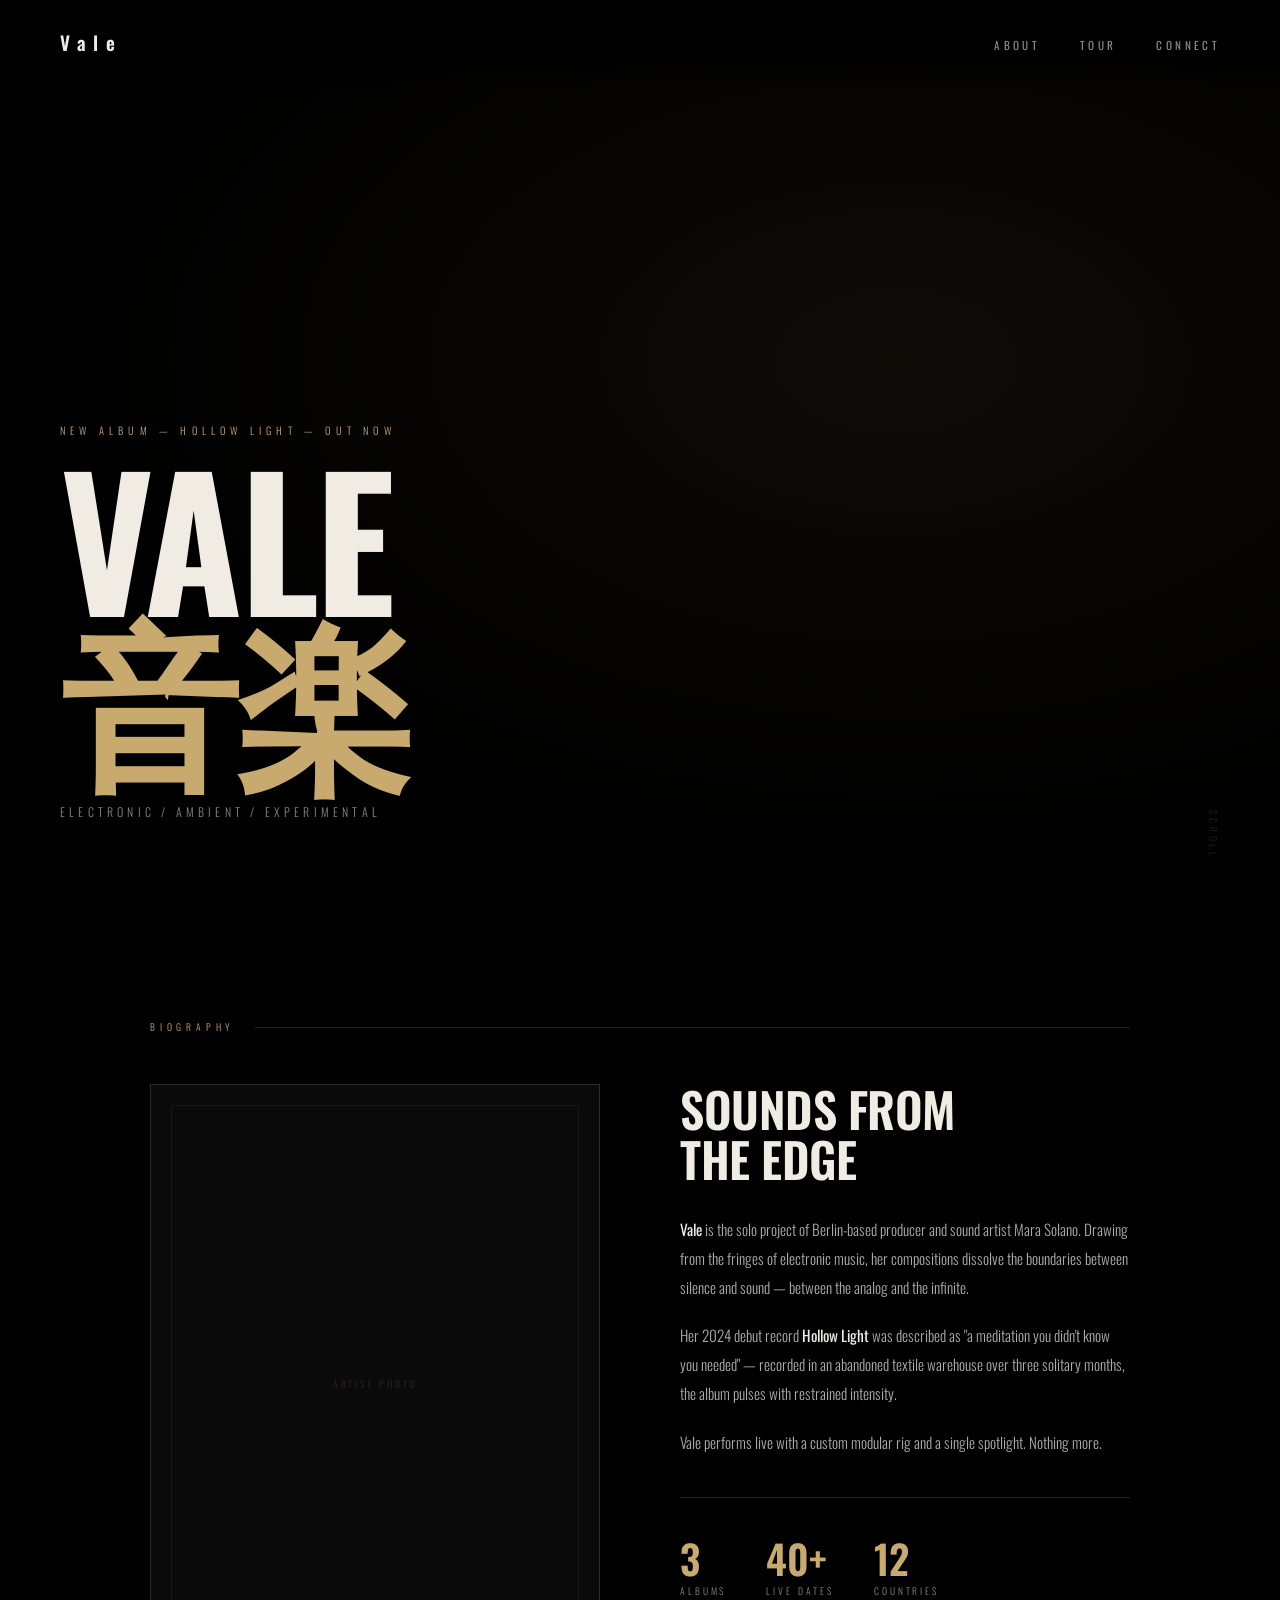
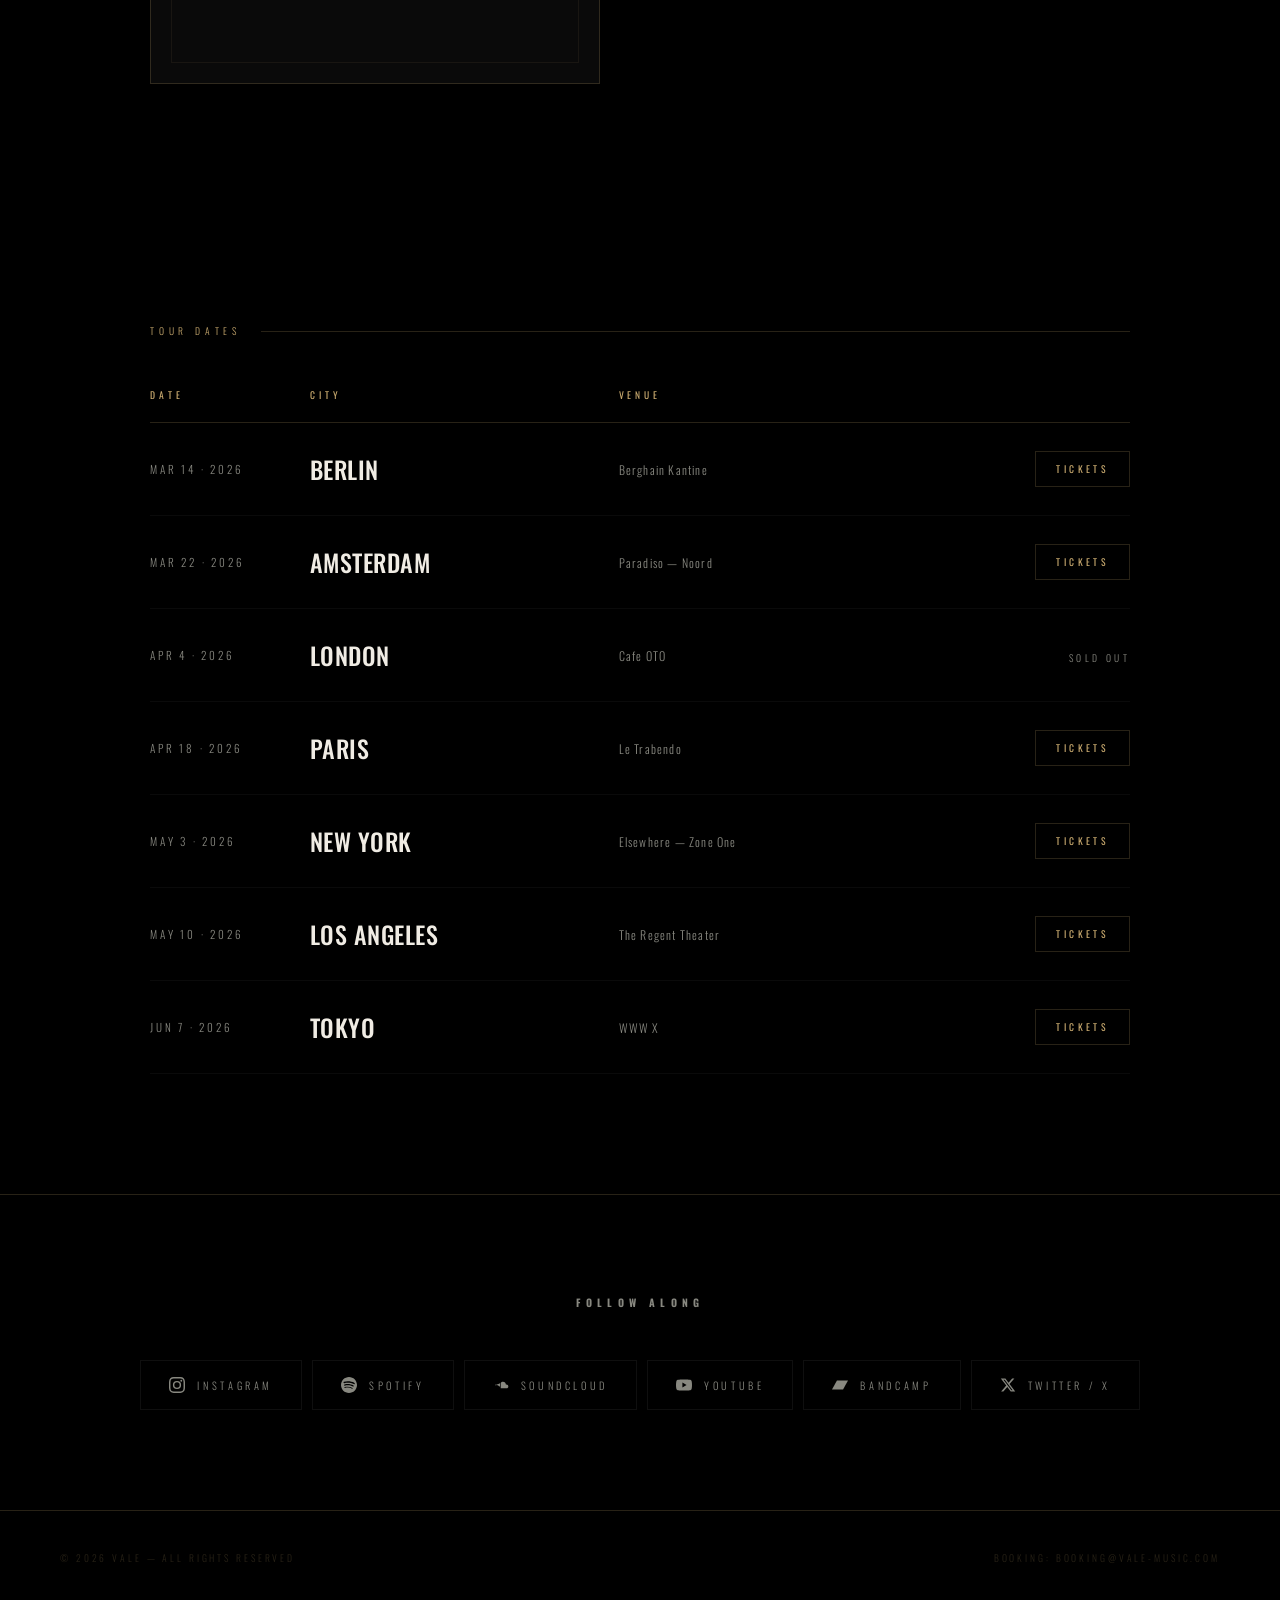
<file: artist.html>
<!DOCTYPE html>
<html lang="en">
<head>
  <meta charset="UTF-8" />
  <meta name="viewport" content="width=device-width, initial-scale=1.0"/>
  <title>VALE — Artist</title>
  <link href="https://fonts.googleapis.com/css2?family=Oswald:wght@200;300;400;500;600;700&display=swap" rel="stylesheet"/>
  <style>
    *, *::before, *::after { box-sizing: border-box; margin: 0; padding: 0; }

    :root {
      --white: #f0ece4;
      --dim: #888880;
      --accent: #c8a96e;
      --border: rgba(200,169,110,0.2);
    }

    html { scroll-behavior: smooth; }

    body {
      background: #000;
      color: var(--white);
      font-family: 'Oswald', sans-serif;
      font-weight: 300;
      min-height: 100vh;
      cursor: crosshair;
    }

    /* NAV */
    nav {
      position: fixed;
      top: 0; left: 0; right: 0;
      z-index: 100;
      display: flex;
      justify-content: space-between;
      align-items: center;
      padding: 28px 60px;
      background: linear-gradient(to bottom, #000 60%, transparent);
    }

    .nav-logo {
      font-size: 1.2rem;
      font-weight: 600;
      letter-spacing: 0.4em;
      color: var(--white);
      text-decoration: none;
    }

    .nav-links {
      display: flex;
      gap: 40px;
      list-style: none;
    }

    .nav-links a {
      font-size: 0.7rem;
      font-weight: 400;
      letter-spacing: 0.3em;
      color: var(--dim);
      text-decoration: none;
      text-transform: uppercase;
      transition: color 0.3s;
    }

    .nav-links a:hover { color: var(--white); }

    /* HERO */
    .hero {
      height: 100vh;
      display: flex;
      flex-direction: column;
      justify-content: flex-end;
      padding: 0 60px 80px;
      position: relative;
      overflow: hidden;
    }

    .hero::before {
      content: '';
      position: absolute;
      inset: 0;
      background: radial-gradient(ellipse at 70% 40%, rgba(200,169,110,0.07) 0%, transparent 65%);
      pointer-events: none;
    }

    .hero-eyebrow {
      font-size: 0.65rem;
      letter-spacing: 0.5em;
      color: var(--accent);
      text-transform: uppercase;
      margin-bottom: 20px;
      animation: fadeUp 1s ease both 0.2s;
    }

    .hero-title {
      font-size: clamp(5rem, 14vw, 14rem);
      font-weight: 700;
      line-height: 0.88;
      letter-spacing: -0.02em;
      text-transform: uppercase;
      animation: fadeUp 1s ease both 0.4s;
    }

    .hero-title span {
      display: block;
      color: var(--accent);
    }

    .hero-sub {
      margin-top: 30px;
      font-size: 0.75rem;
      letter-spacing: 0.35em;
      color: var(--dim);
      text-transform: uppercase;
      animation: fadeUp 1s ease both 0.6s;
    }

    .scroll-hint {
      position: absolute;
      bottom: 40px;
      right: 60px;
      font-size: 0.6rem;
      letter-spacing: 0.4em;
      color: var(--border);
      text-transform: uppercase;
      writing-mode: vertical-rl;
      animation: fadeUp 1s ease both 1s;
    }

    /* SECTIONS */
    section {
      padding: 120px 60px;
      max-width: 1100px;
      margin: 0 auto;
    }

    .section-label {
      font-size: 0.6rem;
      letter-spacing: 0.5em;
      color: var(--accent);
      text-transform: uppercase;
      margin-bottom: 50px;
      display: flex;
      align-items: center;
      gap: 20px;
    }

    .section-label::after {
      content: '';
      flex: 1;
      height: 1px;
      background: var(--border);
    }

    /* BIO */
    .bio-grid {
      display: grid;
      grid-template-columns: 1fr 1fr;
      gap: 80px;
      align-items: start;
    }

    .bio-image-placeholder {
      aspect-ratio: 3/4;
      background: #0a0a0a;
      border: 1px solid var(--border);
      display: flex;
      align-items: center;
      justify-content: center;
      color: var(--border);
      font-size: 0.6rem;
      letter-spacing: 0.3em;
      text-transform: uppercase;
      position: relative;
      overflow: hidden;
    }

    .bio-image-placeholder::before {
      content: '';
      position: absolute;
      top: 20px; left: 20px; right: 20px; bottom: 20px;
      border: 1px solid rgba(200,169,110,0.08);
    }

    .bio-text h2 {
      font-size: 3rem;
      font-weight: 600;
      letter-spacing: -0.01em;
      text-transform: uppercase;
      margin-bottom: 30px;
      line-height: 1.05;
    }

    .bio-text p {
      font-size: 0.95rem;
      font-weight: 300;
      line-height: 1.9;
      color: #aaa;
      margin-bottom: 20px;
    }

    .bio-text p strong {
      color: var(--white);
      font-weight: 400;
    }

    .bio-stats {
      display: flex;
      gap: 40px;
      margin-top: 40px;
      padding-top: 40px;
      border-top: 1px solid var(--border);
    }

    .stat-num {
      font-size: 2.5rem;
      font-weight: 600;
      color: var(--accent);
      line-height: 1;
    }

    .stat-label {
      font-size: 0.6rem;
      letter-spacing: 0.3em;
      color: var(--dim);
      text-transform: uppercase;
      margin-top: 6px;
    }

    /* TOUR */
    .tour-table {
      width: 100%;
      border-collapse: collapse;
    }

    .tour-table thead tr {
      border-bottom: 1px solid var(--border);
    }

    .tour-table th {
      font-size: 0.6rem;
      letter-spacing: 0.4em;
      color: var(--accent);
      text-transform: uppercase;
      text-align: left;
      padding: 0 0 20px;
      font-weight: 400;
    }

    .tour-table th:last-child { text-align: right; }

    .tour-table td {
      padding: 28px 0;
      border-bottom: 1px solid rgba(255,255,255,0.04);
      vertical-align: middle;
    }

    .tour-table tbody tr {
      transition: background 0.2s;
      cursor: pointer;
    }

    .tour-table tbody tr:hover td {
      color: var(--white);
    }

    .tour-table tbody tr:hover .td-date { color: var(--accent); }

    .td-date {
      font-size: 0.7rem;
      letter-spacing: 0.25em;
      color: var(--dim);
      text-transform: uppercase;
      transition: color 0.3s;
      width: 160px;
    }

    .td-city {
      font-size: 1.5rem;
      font-weight: 500;
      letter-spacing: 0.02em;
      text-transform: uppercase;
      transition: color 0.3s;
    }

    .td-venue {
      font-size: 0.75rem;
      color: var(--dim);
      font-weight: 300;
      letter-spacing: 0.1em;
      transition: color 0.3s;
    }

    .td-tickets {
      text-align: right;
    }

    .ticket-btn {
      font-family: 'Oswald', sans-serif;
      font-size: 0.6rem;
      font-weight: 400;
      letter-spacing: 0.35em;
      text-transform: uppercase;
      color: var(--accent);
      border: 1px solid var(--border);
      background: transparent;
      padding: 10px 20px;
      cursor: pointer;
      transition: all 0.3s;
    }

    .ticket-btn:hover {
      background: var(--accent);
      color: #000;
      border-color: var(--accent);
    }

    .sold-out {
      font-size: 0.6rem;
      letter-spacing: 0.35em;
      color: var(--dim);
      text-transform: uppercase;
    }

    /* SOCIAL */
    .social-section {
      text-align: center;
      padding: 100px 60px;
      border-top: 1px solid var(--border);
    }

    .social-section h2 {
      font-size: 0.65rem;
      letter-spacing: 0.5em;
      color: var(--dim);
      text-transform: uppercase;
      margin-bottom: 50px;
    }

    .social-icons {
      display: flex;
      justify-content: center;
      gap: 10px;
      flex-wrap: wrap;
    }

    .social-link {
      display: flex;
      align-items: center;
      gap: 12px;
      text-decoration: none;
      color: var(--dim);
      font-size: 0.65rem;
      letter-spacing: 0.35em;
      text-transform: uppercase;
      border: 1px solid rgba(255,255,255,0.06);
      padding: 16px 28px;
      transition: all 0.3s;
    }

    .social-link:hover {
      color: var(--white);
      border-color: var(--accent);
    }

    .social-link svg {
      width: 16px;
      height: 16px;
      fill: currentColor;
      flex-shrink: 0;
    }

    /* FOOTER */
    footer {
      padding: 40px 60px;
      display: flex;
      justify-content: space-between;
      align-items: center;
      border-top: 1px solid var(--border);
    }

    footer p {
      font-size: 0.6rem;
      letter-spacing: 0.3em;
      color: var(--border);
      text-transform: uppercase;
    }

    /* ANIMATIONS */
    @keyframes fadeUp {
      from { opacity: 0; transform: translateY(30px); }
      to   { opacity: 1; transform: translateY(0); }
    }

    .reveal {
      opacity: 0;
      transform: translateY(20px);
      transition: opacity 0.8s ease, transform 0.8s ease;
    }

    .reveal.visible {
      opacity: 1;
      transform: none;
    }

    @media (max-width: 768px) {
      nav { padding: 24px 24px; }
      .hero { padding: 0 24px 60px; }
      .hero-title { font-size: clamp(4rem, 20vw, 8rem); }
      section { padding: 80px 24px; }
      .bio-grid { grid-template-columns: 1fr; gap: 40px; }
      .bio-image-placeholder { display: none; }
      footer { padding: 30px 24px; flex-direction: column; gap: 10px; }
    }
  </style>
</head>
<body>

  <!-- NAV -->
  <nav>
    <a href="#" class="nav-logo">Vale</a>
    <ul class="nav-links">
      <li><a href="#bio">About</a></li>
      <li><a href="#tour">Tour</a></li>
      <li><a href="#connect">Connect</a></li>
    </ul>
  </nav>

  <!-- HERO -->
  <div class="hero">
    <div class="hero-eyebrow">New Album — Hollow Light — Out Now</div>
    <h1 class="hero-title">
      Vale<span>音楽</span>
    </h1>
    <p class="hero-sub">Electronic / Ambient / Experimental</p>
    <span class="scroll-hint">Scroll</span>
  </div>

  <!-- BIO -->
  <section id="bio">
    <div class="section-label">Biography</div>
    <div class="bio-grid reveal">
      <div class="bio-image-placeholder">Artist Photo</div>
      <div class="bio-text">
        <h2>Sounds From<br>The Edge</h2>
        <p>
          <strong>Vale</strong> is the solo project of Berlin-based producer and sound artist Mara Solano. Drawing from the fringes of electronic music, her compositions dissolve the boundaries between silence and sound — between the analog and the infinite.
        </p>
        <p>
          Her 2024 debut record <strong>Hollow Light</strong> was described as "a meditation you didn't know you needed" — recorded in an abandoned textile warehouse over three solitary months, the album pulses with restrained intensity.
        </p>
        <p>
          Vale performs live with a custom modular rig and a single spotlight. Nothing more.
        </p>
        <div class="bio-stats">
          <div>
            <div class="stat-num">3</div>
            <div class="stat-label">Albums</div>
          </div>
          <div>
            <div class="stat-num">40+</div>
            <div class="stat-label">Live Dates</div>
          </div>
          <div>
            <div class="stat-num">12</div>
            <div class="stat-label">Countries</div>
          </div>
        </div>
      </div>
    </div>
  </section>

  <!-- TOUR -->
  <section id="tour">
    <div class="section-label">Tour Dates</div>
    <table class="tour-table reveal">
      <thead>
        <tr>
          <th>Date</th>
          <th>City</th>
          <th>Venue</th>
          <th></th>
        </tr>
      </thead>
      <tbody>
        <tr>
          <td class="td-date">Mar 14 · 2026</td>
          <td class="td-city">Berlin</td>
          <td class="td-venue">Berghain Kantine</td>
          <td class="td-tickets"><button class="ticket-btn">Tickets</button></td>
        </tr>
        <tr>
          <td class="td-date">Mar 22 · 2026</td>
          <td class="td-city">Amsterdam</td>
          <td class="td-venue">Paradiso — Noord</td>
          <td class="td-tickets"><button class="ticket-btn">Tickets</button></td>
        </tr>
        <tr>
          <td class="td-date">Apr 4 · 2026</td>
          <td class="td-city">London</td>
          <td class="td-venue">Cafe OTO</td>
          <td class="td-tickets"><span class="sold-out">Sold Out</span></td>
        </tr>
        <tr>
          <td class="td-date">Apr 18 · 2026</td>
          <td class="td-city">Paris</td>
          <td class="td-venue">Le Trabendo</td>
          <td class="td-tickets"><button class="ticket-btn">Tickets</button></td>
        </tr>
        <tr>
          <td class="td-date">May 3 · 2026</td>
          <td class="td-city">New York</td>
          <td class="td-venue">Elsewhere — Zone One</td>
          <td class="td-tickets"><button class="ticket-btn">Tickets</button></td>
        </tr>
        <tr>
          <td class="td-date">May 10 · 2026</td>
          <td class="td-city">Los Angeles</td>
          <td class="td-venue">The Regent Theater</td>
          <td class="td-tickets"><button class="ticket-btn">Tickets</button></td>
        </tr>
        <tr>
          <td class="td-date">Jun 7 · 2026</td>
          <td class="td-city">Tokyo</td>
          <td class="td-venue">WWW X</td>
          <td class="td-tickets"><button class="ticket-btn">Tickets</button></td>
        </tr>
      </tbody>
    </table>
  </section>

  <!-- SOCIAL -->
  <div id="connect" class="social-section reveal">
    <h2>Follow Along</h2>
    <div class="social-icons">
      <a href="#" class="social-link">
        <!-- Instagram -->
        <svg viewBox="0 0 24 24"><path d="M12 2.163c3.204 0 3.584.012 4.85.07 3.252.148 4.771 1.691 4.919 4.919.058 1.265.069 1.645.069 4.849 0 3.205-.012 3.584-.069 4.849-.149 3.225-1.664 4.771-4.919 4.919-1.266.058-1.644.07-4.85.07-3.204 0-3.584-.012-4.849-.07-3.26-.149-4.771-1.699-4.919-4.92-.058-1.265-.07-1.644-.07-4.849 0-3.204.013-3.583.07-4.849.149-3.227 1.664-4.771 4.919-4.919 1.266-.057 1.645-.069 4.849-.069zM12 0C8.741 0 8.333.014 7.053.072 2.695.272.273 2.69.073 7.052.014 8.333 0 8.741 0 12c0 3.259.014 3.668.072 4.948.2 4.358 2.618 6.78 6.98 6.98C8.333 23.986 8.741 24 12 24c3.259 0 3.668-.014 4.948-.072 4.354-.2 6.782-2.618 6.979-6.98.059-1.28.073-1.689.073-4.948 0-3.259-.014-3.667-.072-4.947-.196-4.354-2.617-6.78-6.979-6.98C15.668.014 15.259 0 12 0zm0 5.838a6.162 6.162 0 100 12.324 6.162 6.162 0 000-12.324zM12 16a4 4 0 110-8 4 4 0 010 8zm6.406-11.845a1.44 1.44 0 100 2.881 1.44 1.44 0 000-2.881z"/></svg>
        Instagram
      </a>
      <a href="#" class="social-link">
        <!-- Spotify -->
        <svg viewBox="0 0 24 24"><path d="M12 0C5.4 0 0 5.4 0 12s5.4 12 12 12 12-5.4 12-12S18.66 0 12 0zm5.521 17.34c-.24.359-.66.48-1.021.24-2.82-1.74-6.36-2.101-10.561-1.141-.418.122-.779-.179-.899-.539-.12-.421.18-.78.54-.9 4.56-1.021 8.52-.6 11.64 1.32.42.18.479.659.301 1.02zm1.44-3.3c-.301.42-.841.6-1.262.3-3.239-1.98-8.159-2.58-11.939-1.38-.479.12-1.02-.12-1.14-.6-.12-.48.12-1.021.6-1.141C9.6 9.9 15 10.561 18.72 12.84c.361.181.54.78.241 1.2zm.12-3.36C15.24 8.4 8.82 8.16 5.16 9.301c-.6.179-1.2-.181-1.38-.721-.18-.601.18-1.2.72-1.381 4.26-1.26 11.28-1.02 15.721 1.621.539.3.719 1.02.419 1.56-.299.421-1.02.599-1.559.3z"/></svg>
        Spotify
      </a>
      <a href="#" class="social-link">
        <!-- SoundCloud -->
        <svg viewBox="0 0 24 24"><path d="M11.56 8.87V17h8.76c1.53-.02 2.68-1.32 2.68-2.86 0-1.58-1.29-2.86-2.88-2.86-.26 0-.51.03-.74.1-.1-2.37-2.01-4.28-4.38-4.28-1.45 0-2.74.65-3.44 1.77zm-1.06.88c-.15-.04-.3-.06-.46-.06-1.24 0-2.24 1-2.24 2.24s1 2.24 2.24 2.24h.46V9.75zm-3.4.9C7.1 10.76 7 11 7 11.24c0 .85.68 1.54 1.54 1.54l.16-.01V10.6l-.16-.02a1.5 1.5 0 00-.38.05h-.01zm-1.79.52c-.04.17-.06.34-.06.52 0 .68.54 1.24 1.22 1.24l.19-.02v-2.46l-.19-.02c-.53 0-.99.32-1.16.74zm-1.82.2c-.02.1-.03.21-.03.32 0 .52.41.94.93.94l.22-.02V11.3l-.22-.02c-.44 0-.81.28-.9.67z"/></svg>
        SoundCloud
      </a>
      <a href="#" class="social-link">
        <!-- YouTube -->
        <svg viewBox="0 0 24 24"><path d="M23.495 6.205a3.007 3.007 0 00-2.088-2.088c-1.87-.501-9.396-.501-9.396-.501s-7.507-.01-9.396.501A3.007 3.007 0 00.527 6.205a31.247 31.247 0 00-.522 5.805 31.247 31.247 0 00.522 5.783 3.007 3.007 0 002.088 2.088c1.868.502 9.396.502 9.396.502s7.506 0 9.396-.502a3.007 3.007 0 002.088-2.088 31.247 31.247 0 00.5-5.783 31.247 31.247 0 00-.5-5.805zM9.609 15.601V8.408l6.264 3.602z"/></svg>
        YouTube
      </a>
      <a href="#" class="social-link">
        <!-- Bandcamp -->
        <svg viewBox="0 0 24 24"><path d="M0 18.75l7.437-13.5H24l-7.438 13.5z"/></svg>
        Bandcamp
      </a>
      <a href="#" class="social-link">
        <!-- X/Twitter -->
        <svg viewBox="0 0 24 24"><path d="M18.244 2.25h3.308l-7.227 8.26 8.502 11.24H16.17l-5.214-6.817L4.99 21.75H1.68l7.73-8.835L1.254 2.25H8.08l4.713 6.231zm-1.161 17.52h1.833L7.084 4.126H5.117z"/></svg>
        Twitter / X
      </a>
    </div>
  </div>

  <!-- FOOTER -->
  <footer>
    <p>© 2026 Vale — All Rights Reserved</p>
    <p>Booking: booking@vale-music.com</p>
  </footer>

  <script>
    // Scroll reveal
    const reveals = document.querySelectorAll('.reveal');
    const observer = new IntersectionObserver((entries) => {
      entries.forEach(e => {
        if (e.isIntersecting) {
          e.target.classList.add('visible');
        }
      });
    }, { threshold: 0.1 });
    reveals.forEach(r => observer.observe(r));
  </script>
</body>
</html>
</file>
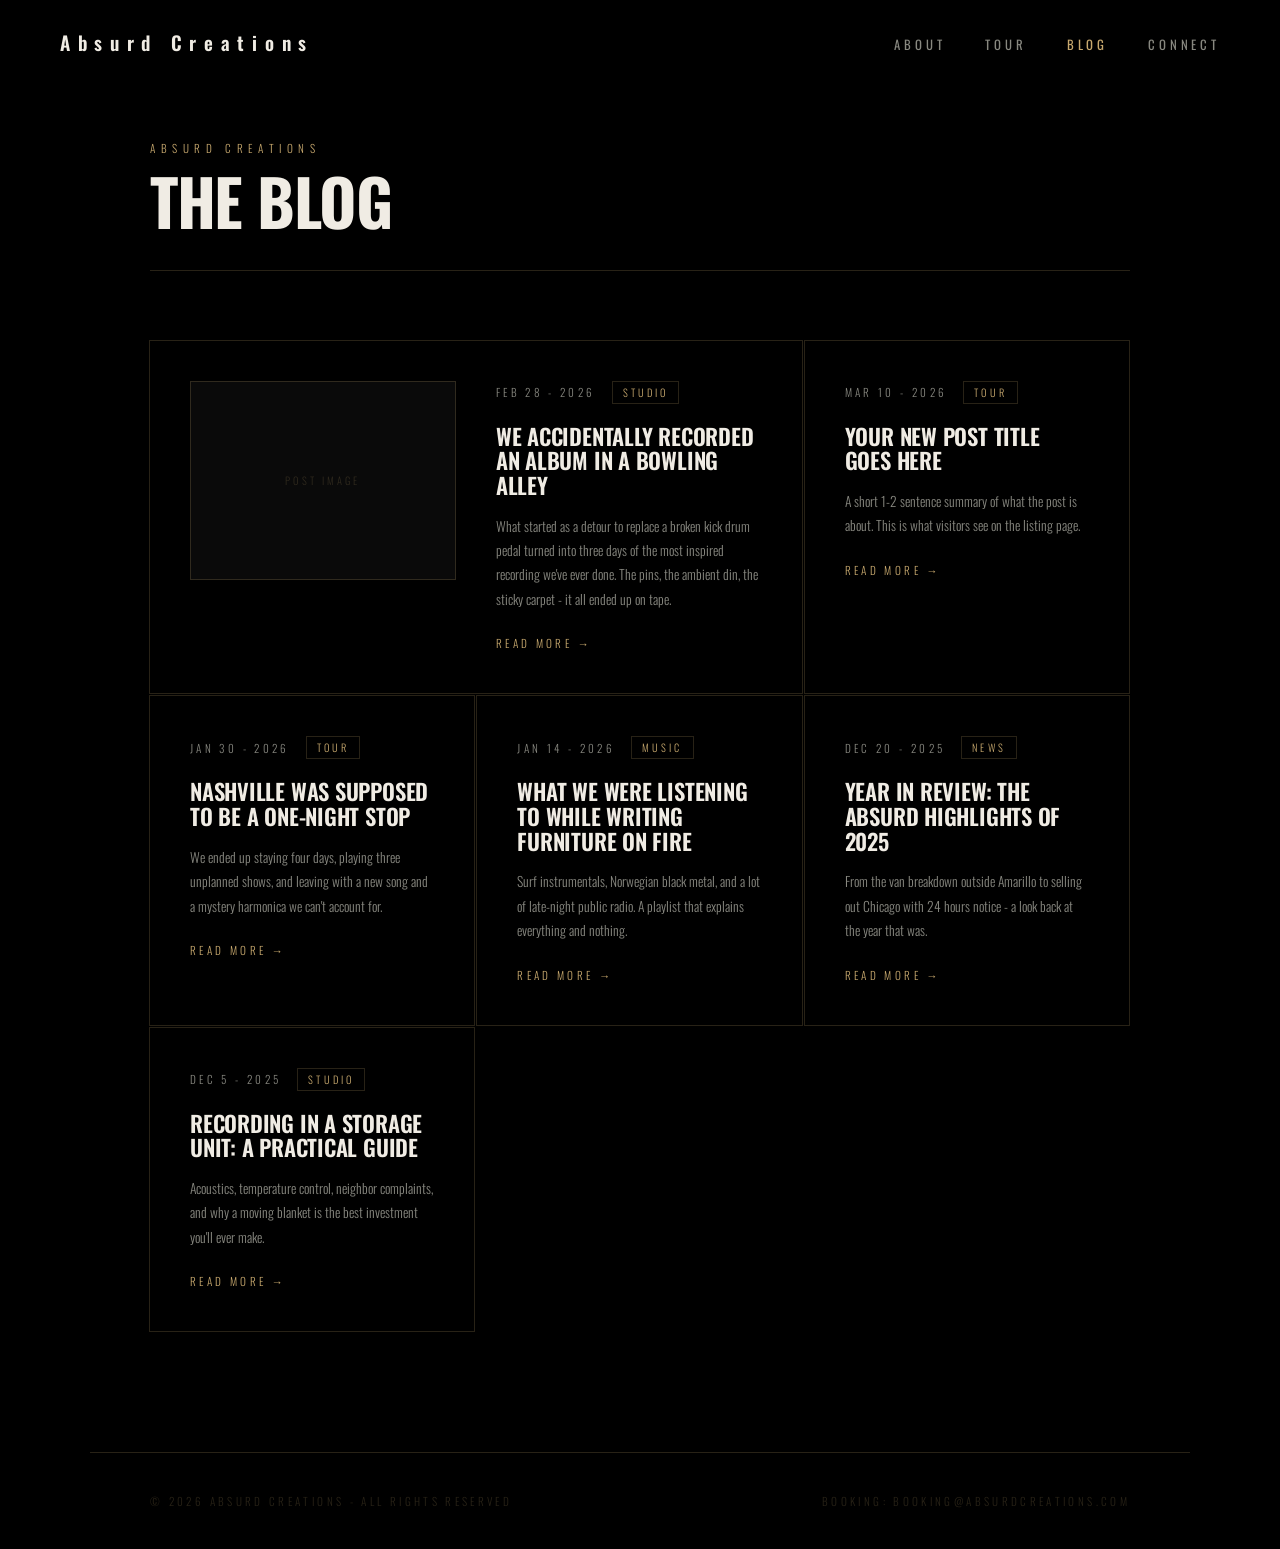
<file: blog.html>
<!DOCTYPE html>
<html lang="en">
<head>
  <meta charset="UTF-8" />
  <meta name="viewport" content="width=device-width, initial-scale=1.0"/>
  <title>Blog - Absurd Creations</title>
  <link href="https://fonts.googleapis.com/css2?family=Oswald:wght@200;300;400;500;600;700&display=swap" rel="stylesheet"/>
  <link rel="stylesheet" href="css/global.css"/>
  <link rel="stylesheet" href="css/blog.css"/>
</head>
<body>

  <!-- NAV -->
  <nav>
    <a href="index.html" class="nav-logo">Absurd Creations</a>
    <ul class="nav-links">
      <li><a href="index.html#bio">About</a></li>
      <li><a href="index.html#tour">Tour</a></li>
      <li><a href="blog.html" class="active">Blog</a></li>
      <li><a href="index.html#connect">Connect</a></li>
    </ul>
    <button class="hamburger" id="hamburger" aria-label="Menu">
      <span></span><span></span><span></span>
    </button>
  </nav>

  <!-- MOBILE MENU -->
  <div class="mobile-menu" id="mobileMenu">
    <a href="index.html#bio" onclick="closeMenu()">About</a>
    <a href="index.html#tour" onclick="closeMenu()">Tour</a>
    <a href="blog.html" onclick="closeMenu()">Blog</a>
    <a href="index.html#connect" onclick="closeMenu()">Connect</a>
  </div>

  <div class="page-wrap">

    <div class="page-header">
      <p class="page-eyebrow">Absurd Creations</p>
      <h1 class="page-title">The Blog</h1>
    </div>

    <div class="blog-grid">

      <!-- FEATURED POST -->
      <a href="post-template.html" class="blog-card featured">
        <div class="featured-image">Post Image</div>
        <div class="featured-content">
          <div class="card-meta">
            <span class="card-date">Feb 28 - 2026</span>
            <span class="card-tag">Studio</span>
          </div>
          <h2 class="card-title">We Accidentally Recorded an Album in a Bowling Alley</h2>
          <p class="card-excerpt">What started as a detour to replace a broken kick drum pedal turned into three days of the most inspired recording we've ever done. The pins, the ambient din, the sticky carpet - it all ended up on tape.</p>
          <span class="card-arrow">Read More &#8594;</span>
        </div>
      </a>

      <!-- POST 2 -->
      <a href="post-2.html" class="blog-card">
        <div class="card-meta">
          <span class="card-date">Mar 10 - 2026</span>
          <span class="card-tag">Tour</span>
        </div>
        <h2 class="card-title">Your New Post Title Goes Here</h2>
        <p class="card-excerpt">A short 1-2 sentence summary of what the post is about. This is what visitors see on the listing page.</p>
        <span class="card-arrow">Read More &#8594;</span>
      </a>

      <!-- POST 3 -->
      <a href="post-template.html" class="blog-card">
        <div class="card-meta">
          <span class="card-date">Jan 30 - 2026</span>
          <span class="card-tag">Tour</span>
        </div>
        <h2 class="card-title">Nashville Was Supposed to Be a One-Night Stop</h2>
        <p class="card-excerpt">We ended up staying four days, playing three unplanned shows, and leaving with a new song and a mystery harmonica we can't account for.</p>
        <span class="card-arrow">Read More &#8594;</span>
      </a>

      <!-- POST 4 -->
      <a href="post-template.html" class="blog-card">
        <div class="card-meta">
          <span class="card-date">Jan 14 - 2026</span>
          <span class="card-tag">Music</span>
        </div>
        <h2 class="card-title">What We Were Listening to While Writing Furniture On Fire</h2>
        <p class="card-excerpt">Surf instrumentals, Norwegian black metal, and a lot of late-night public radio. A playlist that explains everything and nothing.</p>
        <span class="card-arrow">Read More &#8594;</span>
      </a>

      <!-- POST 5 -->
      <a href="post-template.html" class="blog-card">
        <div class="card-meta">
          <span class="card-date">Dec 20 - 2025</span>
          <span class="card-tag">News</span>
        </div>
        <h2 class="card-title">Year in Review: The Absurd Highlights of 2025</h2>
        <p class="card-excerpt">From the van breakdown outside Amarillo to selling out Chicago with 24 hours notice - a look back at the year that was.</p>
        <span class="card-arrow">Read More &#8594;</span>
      </a>

      <!-- POST 6 -->
      <a href="post-template.html" class="blog-card">
        <div class="card-meta">
          <span class="card-date">Dec 5 - 2025</span>
          <span class="card-tag">Studio</span>
        </div>
        <h2 class="card-title">Recording in a Storage Unit: A Practical Guide</h2>
        <p class="card-excerpt">Acoustics, temperature control, neighbor complaints, and why a moving blanket is the best investment you'll ever make.</p>
        <span class="card-arrow">Read More &#8594;</span>
      </a>

    </div>
  </div>

  <footer>
    <p>&copy; 2026 Absurd Creations - All Rights Reserved</p>
    <p>Booking: booking@absurdcreations.com</p>
  </footer>

  <script src="js/nav.js"></script>
</body>
</html>
</file>
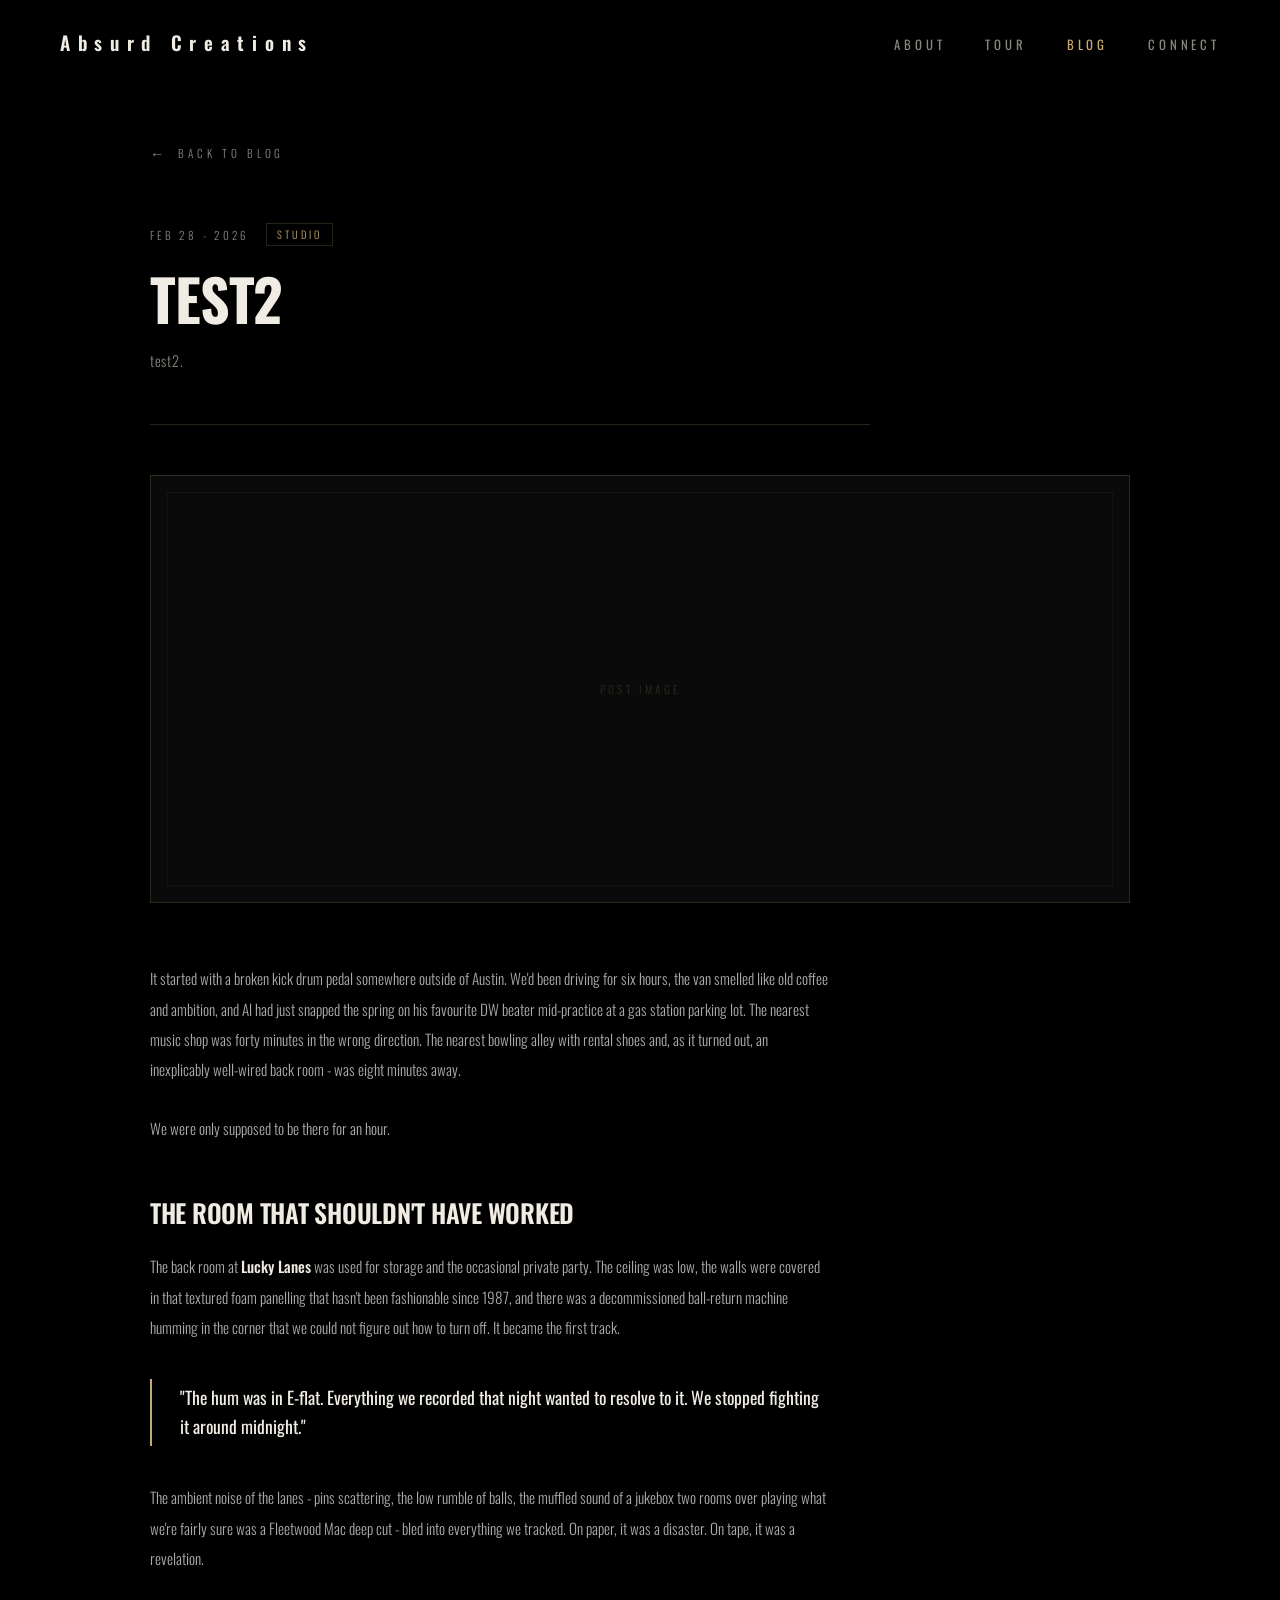
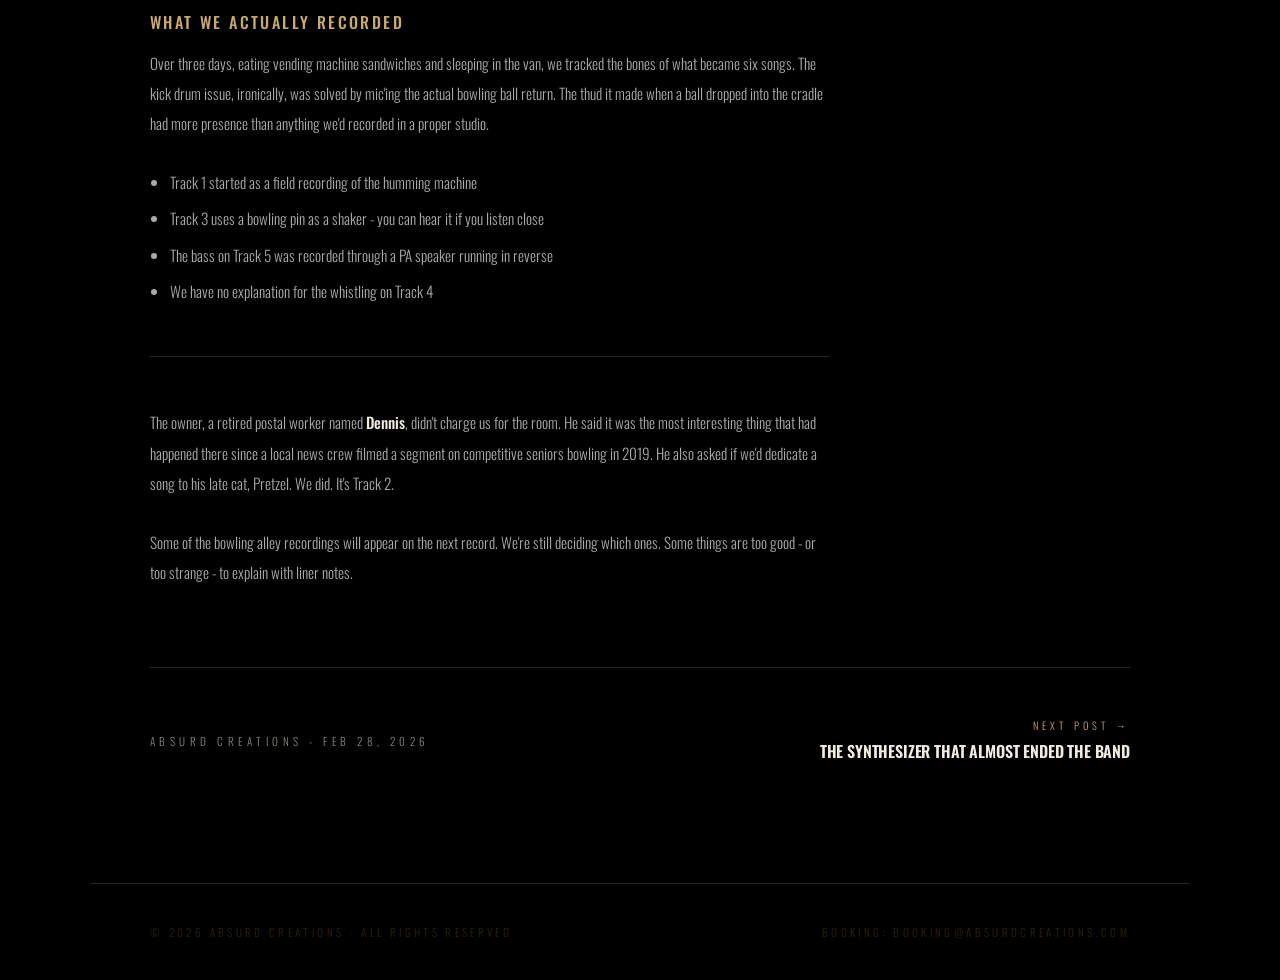
<file: post-2.html>
<!DOCTYPE html>
<html lang="en">
<head>
  <meta charset="UTF-8" />
  <meta name="viewport" content="width=device-width, initial-scale=1.0"/>
  <title>test2 - Absurd Creations Blog</title>
  <link href="https://fonts.googleapis.com/css2?family=Oswald:wght@200;300;400;500;600;700&display=swap" rel="stylesheet"/>
  <link rel="stylesheet" href="css/global.css"/>
  <link rel="stylesheet" href="css/blog.css"/>
</head>
<body>

  <!-- NAV -->
  <nav>
    <a href="index.html" class="nav-logo">Absurd Creations</a>
    <ul class="nav-links">
      <li><a href="index.html#bio">About</a></li>
      <li><a href="index.html#tour">Tour</a></li>
      <li><a href="blog.html" class="active">Blog</a></li>
      <li><a href="index.html#connect">Connect</a></li>
    </ul>
    <button class="hamburger" id="hamburger" aria-label="Menu">
      <span></span><span></span><span></span>
    </button>
  </nav>

  <!-- MOBILE MENU -->
  <div class="mobile-menu" id="mobileMenu">
    <a href="index.html#bio" onclick="closeMenu()">About</a>
    <a href="index.html#tour" onclick="closeMenu()">Tour</a>
    <a href="blog.html" onclick="closeMenu()">Blog</a>
    <a href="index.html#connect" onclick="closeMenu()">Connect</a>
  </div>

  <div class="page-wrap">

    <a href="blog.html" class="back-link">Back to Blog</a>

    <!-- POST HEADER -->
    <div class="post-header">
      <div class="post-meta">
        <span class="post-date">Feb 28 - 2026</span>
        <span class="post-tag">Studio</span>
      </div>
      <h1 class="post-title">test2</h1>
      <p class="post-subtitle">test2.</p>
    </div>

    <!-- FEATURED IMAGE -->
    <div class="post-image">Post Image</div>

    <!-- POST BODY -->
    <div class="post-body">

      <p>It started with a broken kick drum pedal somewhere outside of Austin. We'd been driving for six hours, the van smelled like old coffee and ambition, and Al had just snapped the spring on his favourite DW beater mid-practice at a gas station parking lot. The nearest music shop was forty minutes in the wrong direction. The nearest bowling alley with rental shoes and, as it turned out, an inexplicably well-wired back room - was eight minutes away.</p>

      <p>We were only supposed to be there for an hour.</p>

      <h2>The Room That Shouldn't Have Worked</h2>

      <p>The back room at <strong>Lucky Lanes</strong> was used for storage and the occasional private party. The ceiling was low, the walls were covered in that textured foam panelling that hasn't been fashionable since 1987, and there was a decommissioned ball-return machine humming in the corner that we could not figure out how to turn off. It became the first track.</p>

      <blockquote>
        <p>"The hum was in E-flat. Everything we recorded that night wanted to resolve to it. We stopped fighting it around midnight."</p>
      </blockquote>

      <p>The ambient noise of the lanes - pins scattering, the low rumble of balls, the muffled sound of a jukebox two rooms over playing what we're fairly sure was a Fleetwood Mac deep cut - bled into everything we tracked. On paper, it was a disaster. On tape, it was a revelation.</p>

      <h3>What We Actually Recorded</h3>

      <p>Over three days, eating vending machine sandwiches and sleeping in the van, we tracked the bones of what became six songs. The kick drum issue, ironically, was solved by mic'ing the actual bowling ball return. The thud it made when a ball dropped into the cradle had more presence than anything we'd recorded in a proper studio.</p>

      <ul>
        <li>Track 1 started as a field recording of the humming machine</li>
        <li>Track 3 uses a bowling pin as a shaker - you can hear it if you listen close</li>
        <li>The bass on Track 5 was recorded through a PA speaker running in reverse</li>
        <li>We have no explanation for the whistling on Track 4</li>
      </ul>

      <hr />

      <p>The owner, a retired postal worker named <strong>Dennis</strong>, didn't charge us for the room. He said it was the most interesting thing that had happened there since a local news crew filmed a segment on competitive seniors bowling in 2019. He also asked if we'd dedicate a song to his late cat, Pretzel. We did. It's Track 2.</p>

      <p>Some of the bowling alley recordings will appear on the next record. We're still deciding which ones. Some things are too good - or too strange - to explain with liner notes.</p>

    </div>

    <!-- POST FOOTER -->
    <div class="post-footer">
      <span class="post-footer-label">Absurd Creations - Feb 28, 2026</span>
      <a href="post-template.html" class="next-post-link">
        <span class="next-label">Next Post &#8594;</span>
        <span class="next-title">The Synthesizer That Almost Ended the Band</span>
      </a>
    </div>

  </div>

  <footer>
    <p>&copy; 2026 Absurd Creations - All Rights Reserved</p>
    <p>Booking: booking@absurdcreations.com</p>
  </footer>

  <script src="js/nav.js"></script>
</body>
</html>
</file>
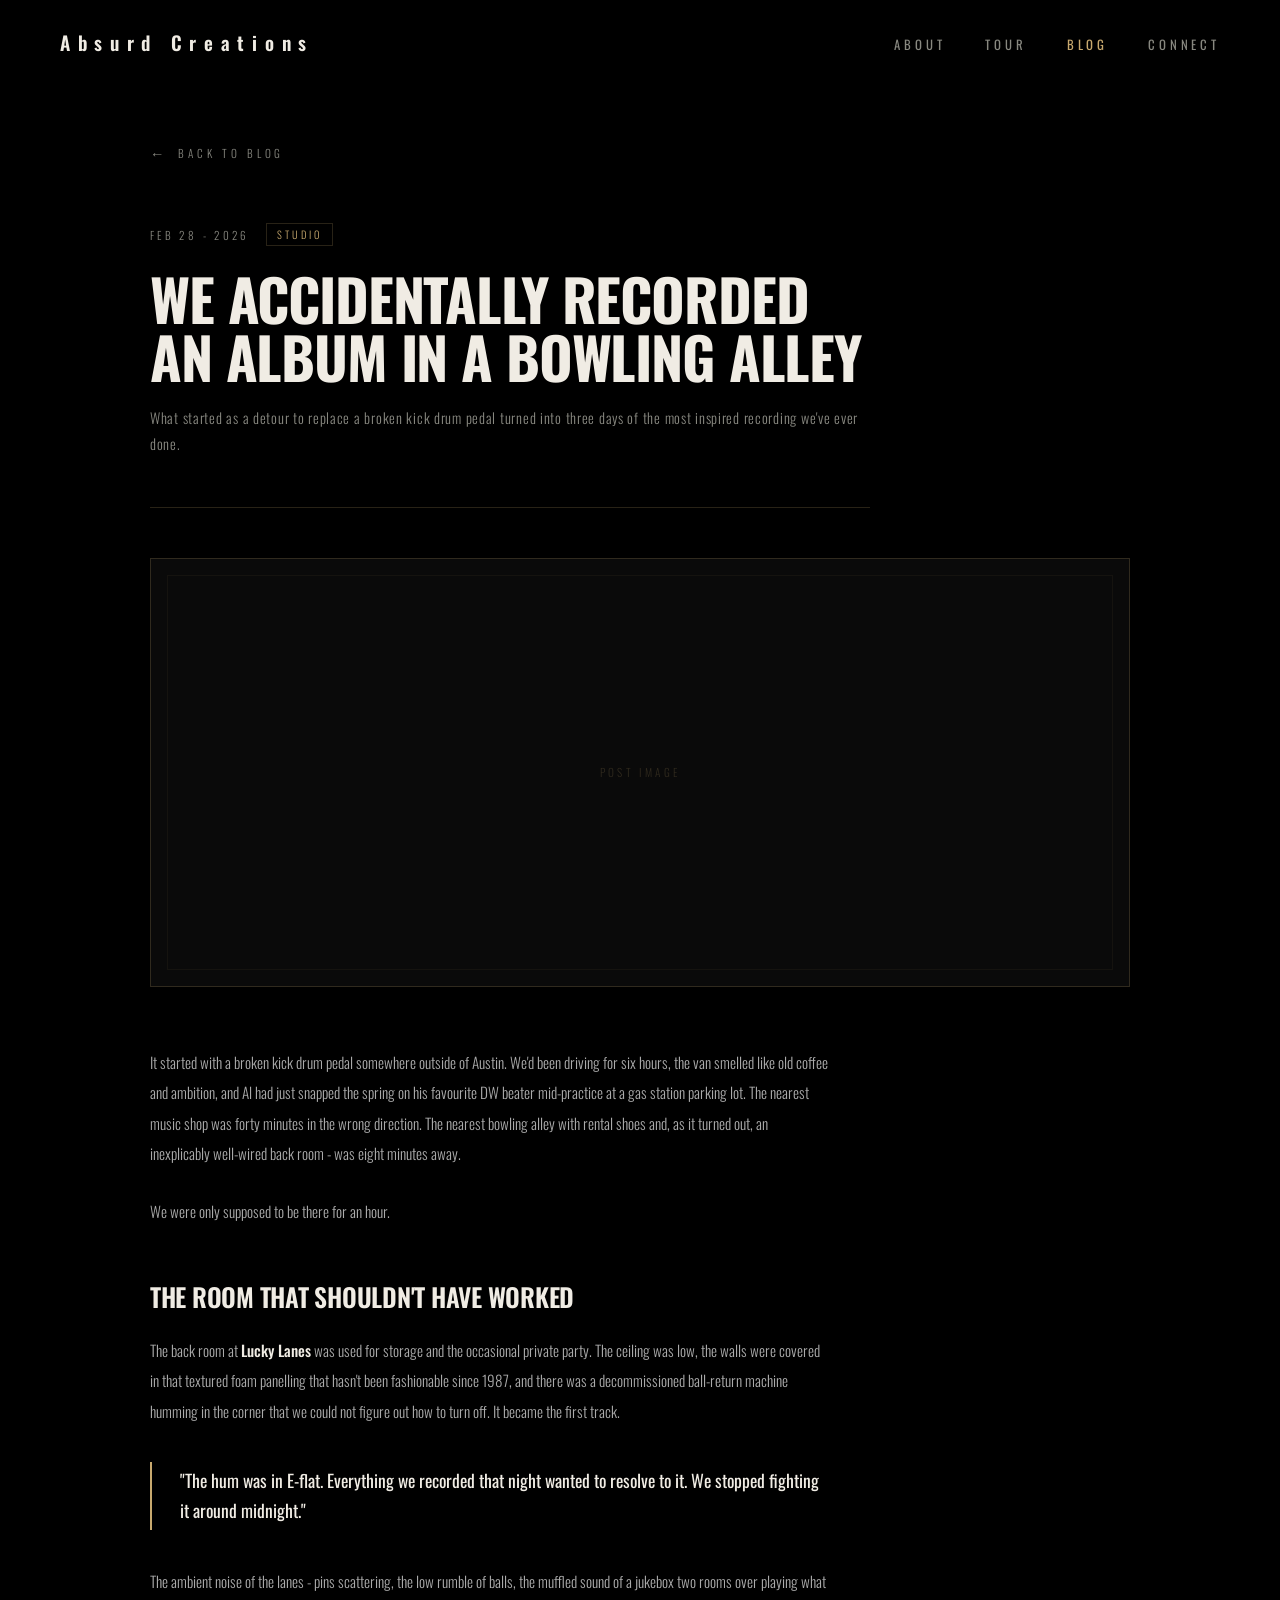
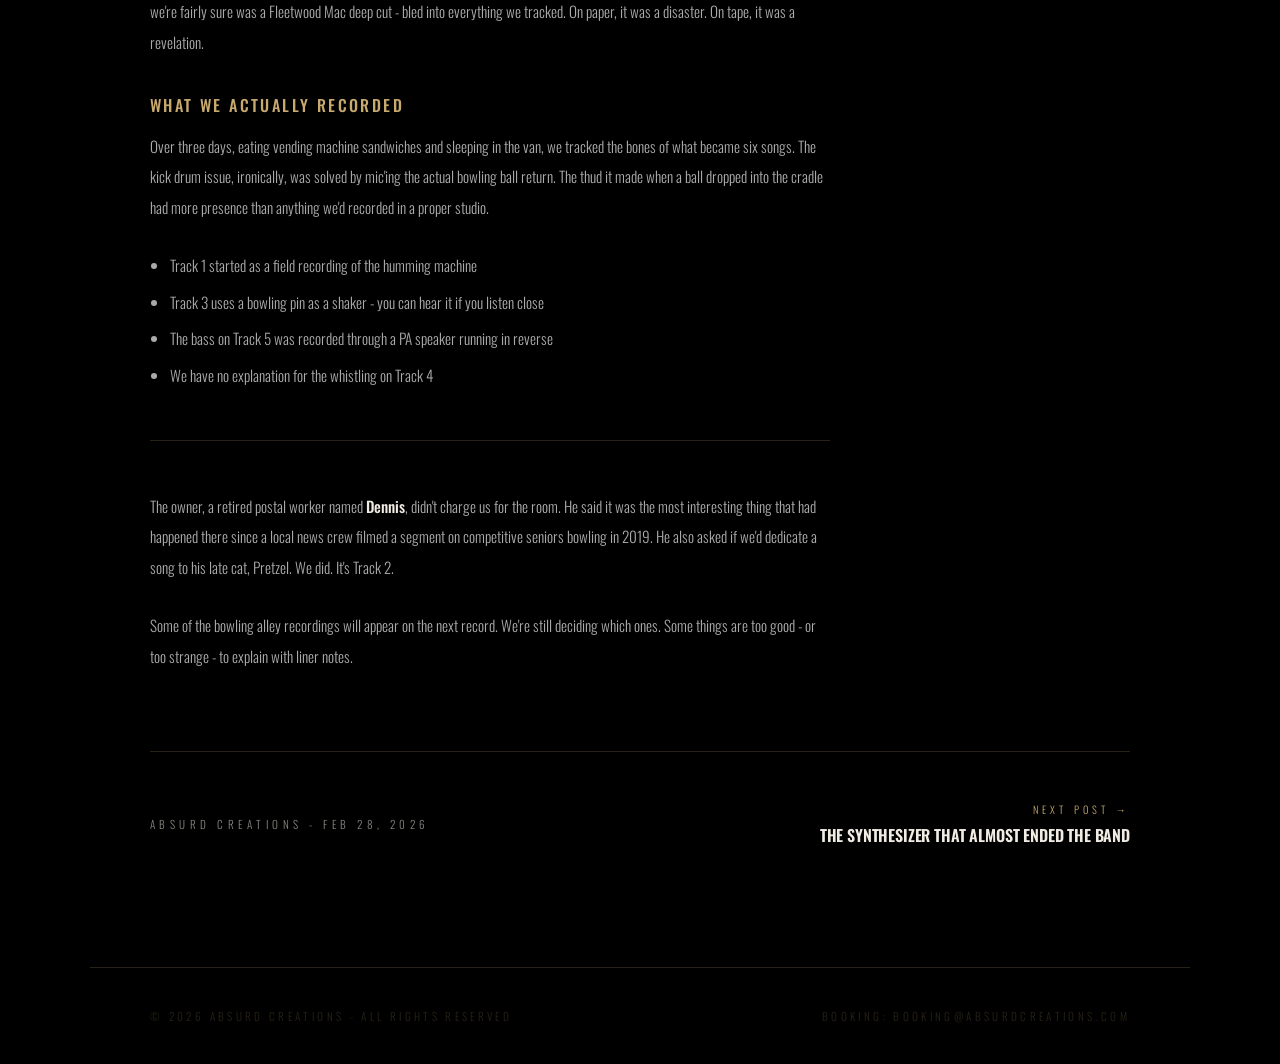
<file: post-template.html>
<!DOCTYPE html>
<html lang="en">
<head>
  <meta charset="UTF-8" />
  <meta name="viewport" content="width=device-width, initial-scale=1.0"/>
  <title>We Accidentally Recorded an Album in a Bowling Alley - Absurd Creations Blog</title>
  <link href="https://fonts.googleapis.com/css2?family=Oswald:wght@200;300;400;500;600;700&display=swap" rel="stylesheet"/>
  <link rel="stylesheet" href="css/global.css"/>
  <link rel="stylesheet" href="css/blog.css"/>
</head>
<body>

  <!-- NAV -->
  <nav>
    <a href="index.html" class="nav-logo">Absurd Creations</a>
    <ul class="nav-links">
      <li><a href="index.html#bio">About</a></li>
      <li><a href="index.html#tour">Tour</a></li>
      <li><a href="blog.html" class="active">Blog</a></li>
      <li><a href="index.html#connect">Connect</a></li>
    </ul>
    <button class="hamburger" id="hamburger" aria-label="Menu">
      <span></span><span></span><span></span>
    </button>
  </nav>

  <!-- MOBILE MENU -->
  <div class="mobile-menu" id="mobileMenu">
    <a href="index.html#bio" onclick="closeMenu()">About</a>
    <a href="index.html#tour" onclick="closeMenu()">Tour</a>
    <a href="blog.html" onclick="closeMenu()">Blog</a>
    <a href="index.html#connect" onclick="closeMenu()">Connect</a>
  </div>

  <div class="page-wrap">

    <a href="blog.html" class="back-link">Back to Blog</a>

    <!-- POST HEADER -->
    <div class="post-header">
      <div class="post-meta">
        <span class="post-date">Feb 28 - 2026</span>
        <span class="post-tag">Studio</span>
      </div>
      <h1 class="post-title">We Accidentally Recorded an Album in a Bowling Alley</h1>
      <p class="post-subtitle">What started as a detour to replace a broken kick drum pedal turned into three days of the most inspired recording we've ever done.</p>
    </div>

    <!-- FEATURED IMAGE -->
    <div class="post-image">Post Image</div>

    <!-- POST BODY -->
    <div class="post-body">

      <p>It started with a broken kick drum pedal somewhere outside of Austin. We'd been driving for six hours, the van smelled like old coffee and ambition, and Al had just snapped the spring on his favourite DW beater mid-practice at a gas station parking lot. The nearest music shop was forty minutes in the wrong direction. The nearest bowling alley with rental shoes and, as it turned out, an inexplicably well-wired back room - was eight minutes away.</p>

      <p>We were only supposed to be there for an hour.</p>

      <h2>The Room That Shouldn't Have Worked</h2>

      <p>The back room at <strong>Lucky Lanes</strong> was used for storage and the occasional private party. The ceiling was low, the walls were covered in that textured foam panelling that hasn't been fashionable since 1987, and there was a decommissioned ball-return machine humming in the corner that we could not figure out how to turn off. It became the first track.</p>

      <blockquote>
        <p>"The hum was in E-flat. Everything we recorded that night wanted to resolve to it. We stopped fighting it around midnight."</p>
      </blockquote>

      <p>The ambient noise of the lanes - pins scattering, the low rumble of balls, the muffled sound of a jukebox two rooms over playing what we're fairly sure was a Fleetwood Mac deep cut - bled into everything we tracked. On paper, it was a disaster. On tape, it was a revelation.</p>

      <h3>What We Actually Recorded</h3>

      <p>Over three days, eating vending machine sandwiches and sleeping in the van, we tracked the bones of what became six songs. The kick drum issue, ironically, was solved by mic'ing the actual bowling ball return. The thud it made when a ball dropped into the cradle had more presence than anything we'd recorded in a proper studio.</p>

      <ul>
        <li>Track 1 started as a field recording of the humming machine</li>
        <li>Track 3 uses a bowling pin as a shaker - you can hear it if you listen close</li>
        <li>The bass on Track 5 was recorded through a PA speaker running in reverse</li>
        <li>We have no explanation for the whistling on Track 4</li>
      </ul>

      <hr />

      <p>The owner, a retired postal worker named <strong>Dennis</strong>, didn't charge us for the room. He said it was the most interesting thing that had happened there since a local news crew filmed a segment on competitive seniors bowling in 2019. He also asked if we'd dedicate a song to his late cat, Pretzel. We did. It's Track 2.</p>

      <p>Some of the bowling alley recordings will appear on the next record. We're still deciding which ones. Some things are too good - or too strange - to explain with liner notes.</p>

    </div>

    <!-- POST FOOTER -->
    <div class="post-footer">
      <span class="post-footer-label">Absurd Creations - Feb 28, 2026</span>
      <a href="post-template.html" class="next-post-link">
        <span class="next-label">Next Post &#8594;</span>
        <span class="next-title">The Synthesizer That Almost Ended the Band</span>
      </a>
    </div>

  </div>

  <footer>
    <p>&copy; 2026 Absurd Creations - All Rights Reserved</p>
    <p>Booking: booking@absurdcreations.com</p>
  </footer>

  <script src="js/nav.js"></script>
</body>
</html>
</file>
<file: css/global.css>
/* ═══════════════════════════════════════════
   GLOBAL STYLES — Absurd Creations
   Shared across all pages
   ═══════════════════════════════════════════ */

/* RESET */
*, *::before, *::after { box-sizing: border-box; margin: 0; padding: 0; }

/* VARIABLES */
:root {
  --white: #f0ece4;
  --dim: #888880;
  --accent: #c8a96e;
  --border: rgba(200,169,110,0.2);
}

html { scroll-behavior: smooth; }

body {
  background: #000;
  color: var(--white);
  font-family: 'Oswald', sans-serif;
  font-weight: 300;
  min-height: 100vh;
  cursor: crosshair;
}

/* ── NAV ── */
nav {
  position: fixed;
  top: 0; left: 0; right: 0;
  z-index: 100;
  display: flex;
  justify-content: space-between;
  align-items: center;
  padding: 28px 60px;
  background: #000;
}

.nav-logo {
  font-size: 1.2rem;
  font-weight: 600;
  letter-spacing: 0.4em;
  color: var(--white);
  text-decoration: none;
}

.nav-links {
  display: flex;
  gap: 40px;
  list-style: none;
}

.nav-links a {
  font-size: 0.8rem;
  font-weight: 400;
  letter-spacing: 0.3em;
  color: var(--dim);
  text-decoration: none;
  text-transform: uppercase;
  transition: color 0.3s;
}

.nav-links a:hover { color: var(--white); }
.nav-links a.active { color: var(--accent); }

/* ── HAMBURGER ── */
.hamburger {
  display: none;
  flex-direction: column;
  gap: 5px;
  cursor: pointer;
  background: none;
  border: none;
  padding: 4px;
  z-index: 200;
}

.hamburger span {
  display: block;
  width: 22px;
  height: 2px;
  background: var(--white);
  transition: all 0.3s;
}

.hamburger.open span:nth-child(1) { transform: translateY(7px) rotate(45deg); }
.hamburger.open span:nth-child(2) { opacity: 0; }
.hamburger.open span:nth-child(3) { transform: translateY(-7px) rotate(-45deg); }

/* ── MOBILE MENU OVERLAY ── */
.mobile-menu {
  display: none;
  position: fixed;
  inset: 0;
  background: #000;
  z-index: 150;
  flex-direction: column;
  align-items: center;
  justify-content: center;
  gap: 40px;
}

.mobile-menu.open { display: flex; }

.mobile-menu a {
  font-size: 2rem;
  font-weight: 600;
  letter-spacing: 0.2em;
  color: var(--white);
  text-decoration: none;
  text-transform: uppercase;
  transition: color 0.3s;
}

.mobile-menu a:hover { color: var(--accent); }

/* ── FOOTER ── */
footer {
  padding: 40px 60px;
  display: flex;
  justify-content: space-between;
  align-items: center;
  border-top: 1px solid var(--border);
  max-width: 1100px;
  margin: 0 auto;
}

footer p {
  font-size: 0.7rem;
  letter-spacing: 0.3em;
  color: var(--border);
  text-transform: uppercase;
}

/* ── MOBILE (shared) ── */
@media (max-width: 768px) {
  nav { padding: 20px 24px; }
  .nav-links { display: none !important; }
  .hamburger { display: flex; }

  footer {
    padding: 28px 24px;
    flex-direction: column;
    align-items: flex-start;
    gap: 8px;
  }

  footer p { font-size: 0.65rem; }
}
</file>
<file: css/blog.css>
/* ═══════════════════════════════════════════
   BLOG STYLES — listing + post pages
   ═══════════════════════════════════════════ */

/* ── SHARED LAYOUT ── */
.page-wrap {
  max-width: 1100px;
  margin: 0 auto;
  padding: 140px 60px 120px;
}

/* ══════════════════════════════════════════
   LISTING PAGE — blog.html
   ══════════════════════════════════════════ */

.page-header {
  margin-bottom: 70px;
  padding-bottom: 40px;
  border-bottom: 1px solid var(--border);
}

.page-eyebrow {
  font-size: 0.7rem;
  letter-spacing: 0.5em;
  color: var(--accent);
  text-transform: uppercase;
  margin-bottom: 16px;
}

.page-title {
  font-size: clamp(2.5rem, 5vw, 4.5rem);
  font-weight: 700;
  letter-spacing: -0.02em;
  text-transform: uppercase;
  line-height: 0.9;
}

/* ── BLOG GRID ── */
.blog-grid {
  display: grid;
  grid-template-columns: repeat(3, 1fr);
  gap: 2px;
}

.blog-card {
  display: block;
  text-decoration: none;
  color: inherit;
  padding: 40px;
  border: 1px solid var(--border);
  margin: -1px 0 0 -1px;
  transition: background 0.3s;
  position: relative;
}

.blog-card:hover { background: rgba(200,169,110,0.04); }
.blog-card:hover .card-title { color: var(--accent); }

.card-meta {
  display: flex;
  align-items: center;
  gap: 16px;
  margin-bottom: 20px;
}

.card-date {
  font-size: 0.7rem;
  letter-spacing: 0.3em;
  color: var(--dim);
  text-transform: uppercase;
}

.card-tag {
  font-size: 0.65rem;
  letter-spacing: 0.3em;
  color: var(--accent);
  text-transform: uppercase;
  border: 1px solid var(--border);
  padding: 3px 10px;
}

.card-title {
  font-size: 1.4rem;
  font-weight: 600;
  text-transform: uppercase;
  line-height: 1.1;
  letter-spacing: -0.01em;
  margin-bottom: 16px;
  transition: color 0.3s;
}

.card-excerpt {
  font-size: 0.85rem;
  font-weight: 300;
  color: var(--dim);
  line-height: 1.8;
}

.card-arrow {
  display: inline-block;
  margin-top: 24px;
  font-size: 0.7rem;
  letter-spacing: 0.3em;
  color: var(--accent);
  text-transform: uppercase;
}

/* ── FEATURED POST ── */
.blog-card.featured {
  grid-column: span 2;
  display: grid;
  grid-template-columns: 1fr 1fr;
  gap: 40px;
  align-items: start;
}

.featured-image {
  aspect-ratio: 4/3;
  background: #0a0a0a;
  border: 1px solid var(--border);
  display: flex;
  align-items: center;
  justify-content: center;
  color: var(--border);
  font-size: 0.65rem;
  letter-spacing: 0.3em;
  text-transform: uppercase;
}

.featured-content { padding: 0; }

/* ══════════════════════════════════════════
   POST PAGES — post-template.html, post-2.html
   ══════════════════════════════════════════ */

/* ── BACK LINK ── */
.back-link {
  display: inline-flex;
  align-items: center;
  gap: 10px;
  font-size: 0.7rem;
  letter-spacing: 0.35em;
  color: var(--dim);
  text-decoration: none;
  text-transform: uppercase;
  margin-bottom: 60px;
  transition: color 0.3s;
}

.back-link:hover { color: var(--accent); }
.back-link::before { content: '←'; font-size: 0.9rem; }

/* ── POST HEADER ── */
.post-header {
  max-width: 720px;
  margin-bottom: 50px;
  padding-bottom: 50px;
  border-bottom: 1px solid var(--border);
}

.post-meta {
  display: flex;
  align-items: center;
  gap: 16px;
  margin-bottom: 24px;
}

.post-date {
  font-size: 0.7rem;
  letter-spacing: 0.3em;
  color: var(--dim);
  text-transform: uppercase;
}

.post-tag {
  font-size: 0.65rem;
  letter-spacing: 0.3em;
  color: var(--accent);
  text-transform: uppercase;
  border: 1px solid var(--border);
  padding: 3px 10px;
}

.post-title {
  font-size: clamp(2rem, 4.5vw, 4rem);
  font-weight: 700;
  text-transform: uppercase;
  line-height: 1;
  letter-spacing: -0.02em;
  margin-bottom: 20px;
}

.post-subtitle {
  font-size: 0.9rem;
  font-weight: 300;
  color: var(--dim);
  line-height: 1.8;
  letter-spacing: 0.05em;
}

/* ── FEATURED IMAGE ── */
.post-image {
  width: 100%;
  aspect-ratio: 16/7;
  background: #0a0a0a;
  border: 1px solid var(--border);
  display: flex;
  align-items: center;
  justify-content: center;
  color: var(--border);
  font-size: 0.7rem;
  letter-spacing: 0.3em;
  text-transform: uppercase;
  margin-bottom: 60px;
  position: relative;
}

.post-image::before {
  content: '';
  position: absolute;
  inset: 16px;
  border: 1px solid rgba(200,169,110,0.06);
}

/* ── POST BODY ── */
.post-body { max-width: 680px; }

.post-body p {
  font-size: 0.95rem;
  font-weight: 300;
  line-height: 2;
  color: #aaa;
  margin-bottom: 28px;
}

.post-body p strong {
  color: var(--white);
  font-weight: 500;
}

.post-body h2 {
  font-size: 1.6rem;
  font-weight: 600;
  text-transform: uppercase;
  letter-spacing: -0.01em;
  color: var(--white);
  margin: 50px 0 20px;
}

.post-body h3 {
  font-size: 1rem;
  font-weight: 500;
  text-transform: uppercase;
  letter-spacing: 0.15em;
  color: var(--accent);
  margin: 36px 0 14px;
}

.post-body blockquote {
  border-left: 2px solid var(--accent);
  padding: 4px 0 4px 28px;
  margin: 36px 0;
}

.post-body blockquote p {
  font-size: 1.1rem;
  font-weight: 400;
  color: var(--white);
  font-style: normal;
  line-height: 1.7;
  margin: 0;
}

.post-body ul, .post-body ol {
  padding-left: 20px;
  margin-bottom: 28px;
}

.post-body li {
  font-size: 0.95rem;
  font-weight: 300;
  line-height: 2;
  color: #aaa;
  margin-bottom: 6px;
}

.post-body hr {
  border: none;
  border-top: 1px solid var(--border);
  margin: 50px 0;
}

/* ── POST FOOTER ── */
.post-footer {
  margin-top: 80px;
  padding-top: 50px;
  border-top: 1px solid var(--border);
  display: flex;
  justify-content: space-between;
  align-items: center;
  flex-wrap: wrap;
  gap: 20px;
}

.post-footer-label {
  font-size: 0.7rem;
  letter-spacing: 0.4em;
  color: var(--dim);
  text-transform: uppercase;
}

.next-post-link {
  display: flex;
  flex-direction: column;
  align-items: flex-end;
  text-decoration: none;
  gap: 6px;
  transition: opacity 0.3s;
}

.next-post-link:hover { opacity: 0.7; }

.next-post-link .next-label {
  font-size: 0.65rem;
  letter-spacing: 0.4em;
  color: var(--accent);
  text-transform: uppercase;
}

.next-post-link .next-title {
  font-size: 1rem;
  font-weight: 600;
  text-transform: uppercase;
  color: var(--white);
  letter-spacing: -0.01em;
}

/* ══════════════════════════════════════════
   MOBILE — all blog pages
   ══════════════════════════════════════════ */
@media (max-width: 768px) {
  .page-wrap { padding: 100px 24px 60px; }

  /* Listing */
  .page-header { margin-bottom: 40px; }
  .blog-grid { grid-template-columns: 1fr; gap: 0; }
  .blog-card { padding: 28px 0; border: none; border-bottom: 1px solid var(--border); margin: 0; }
  .blog-card.featured { grid-column: span 1; grid-template-columns: 1fr; gap: 20px; }
  .featured-image { aspect-ratio: 16/9; }

  /* Posts */
  .back-link { margin-bottom: 36px; }
  .post-header { margin-bottom: 32px; padding-bottom: 32px; }
  .post-title { font-size: clamp(1.8rem, 8vw, 2.5rem); }
  .post-image { aspect-ratio: 16/9; margin-bottom: 36px; }
  .post-body p { font-size: 0.875rem; }
  .post-body h2 { font-size: 1.3rem; }
  .post-footer { flex-direction: column; align-items: flex-start; }
  .next-post-link { align-items: flex-start; }
}
</file>
